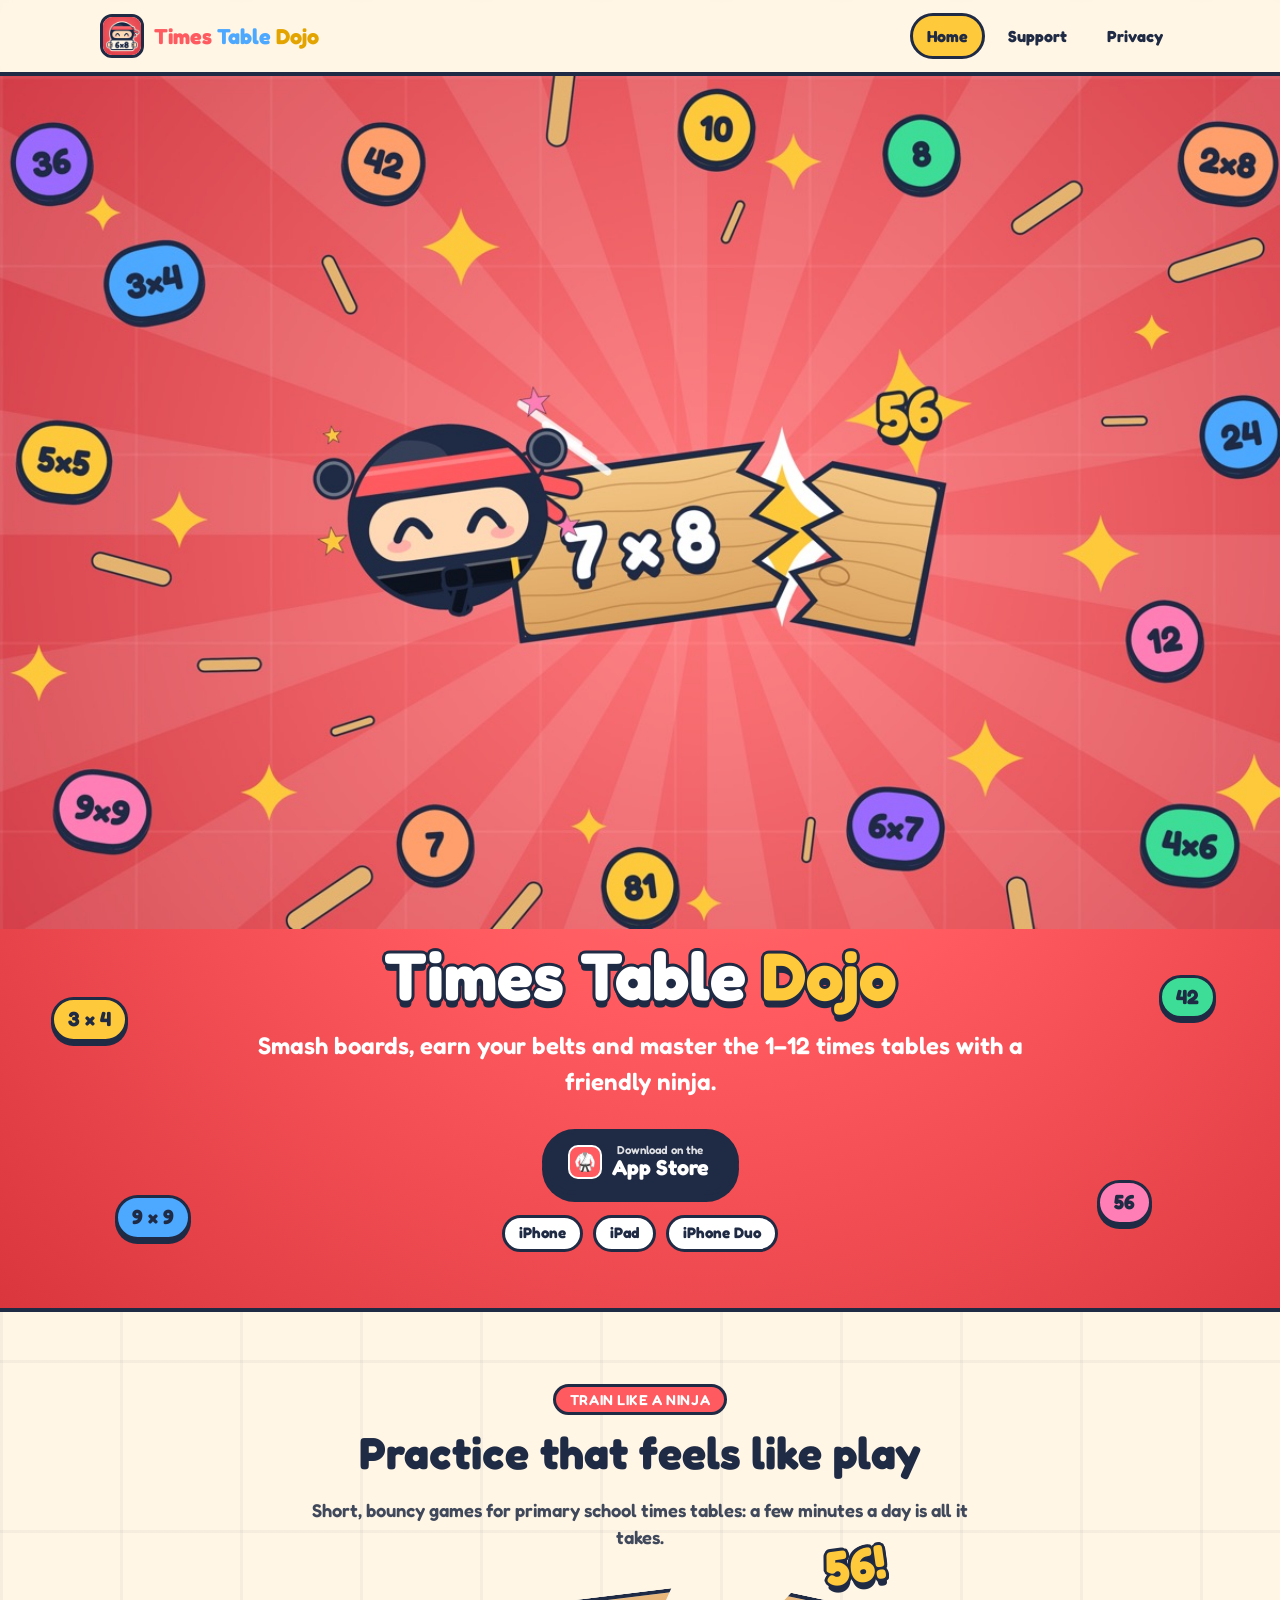
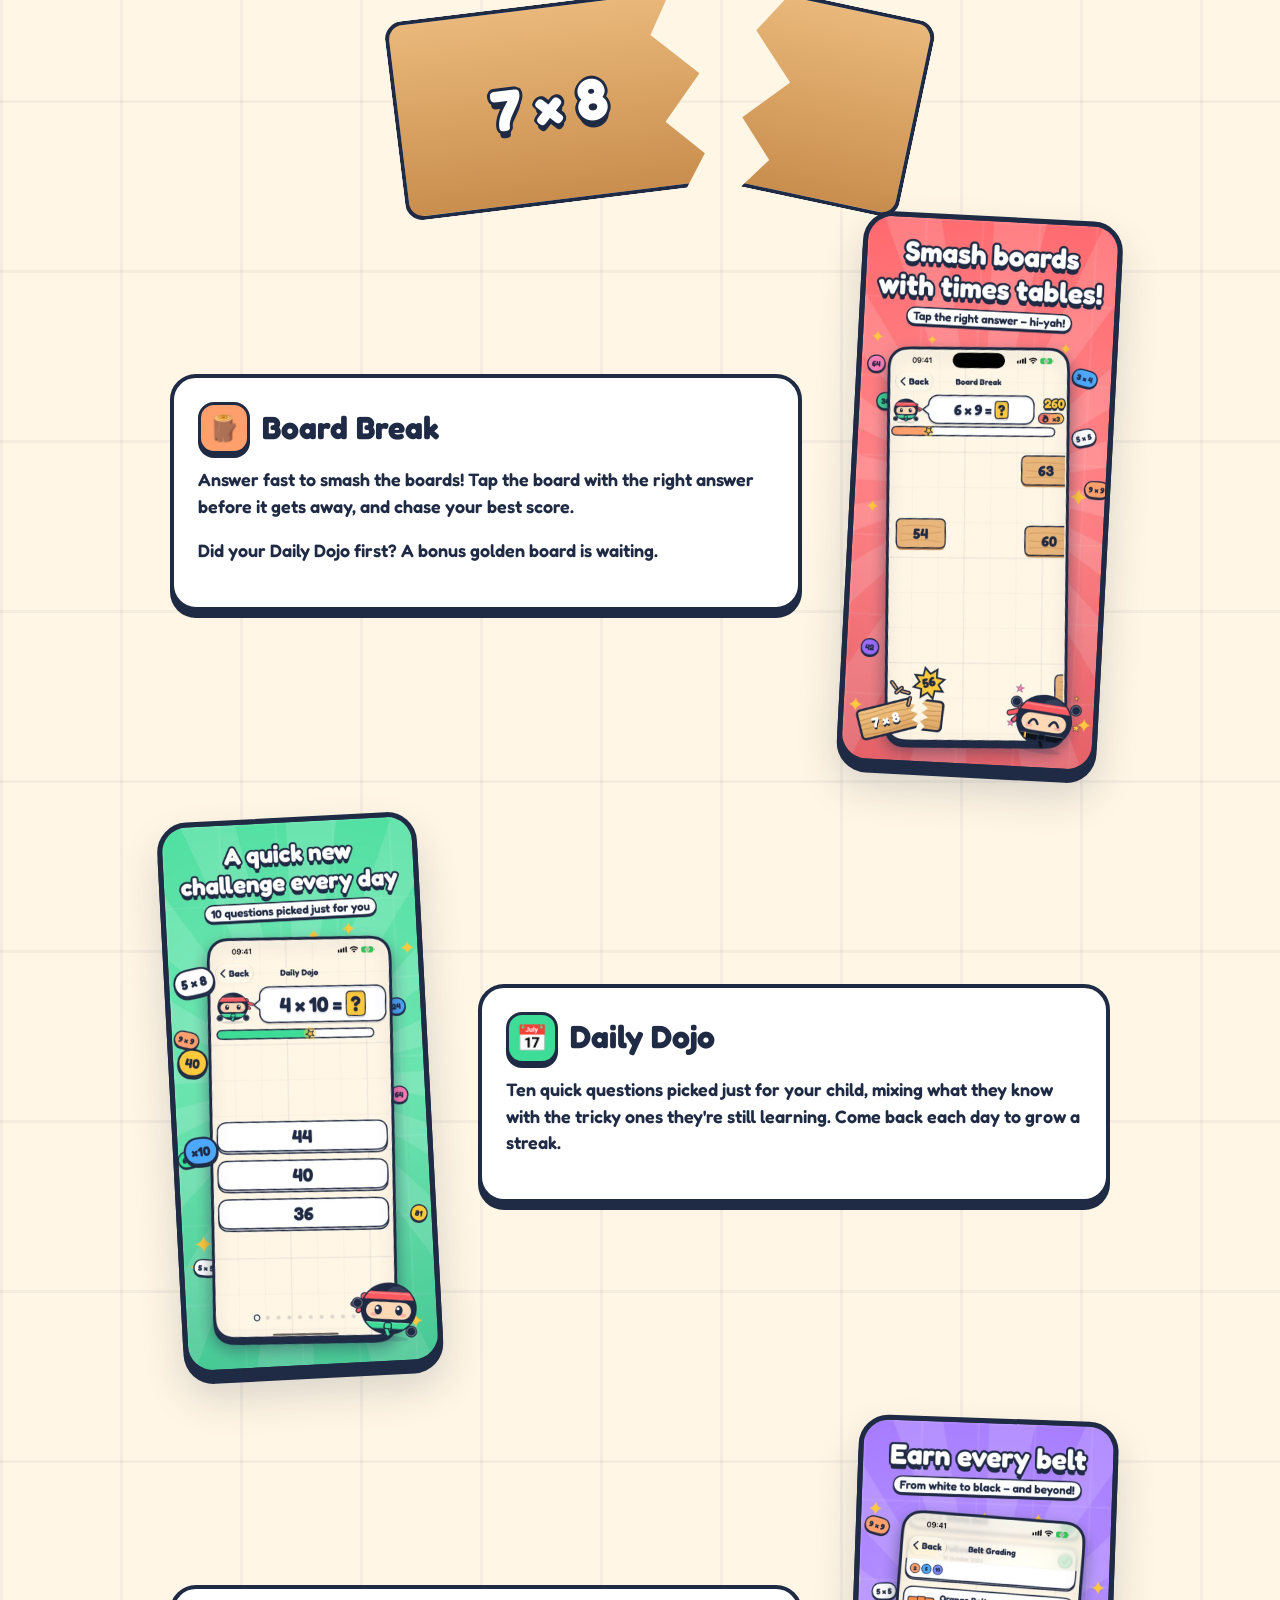
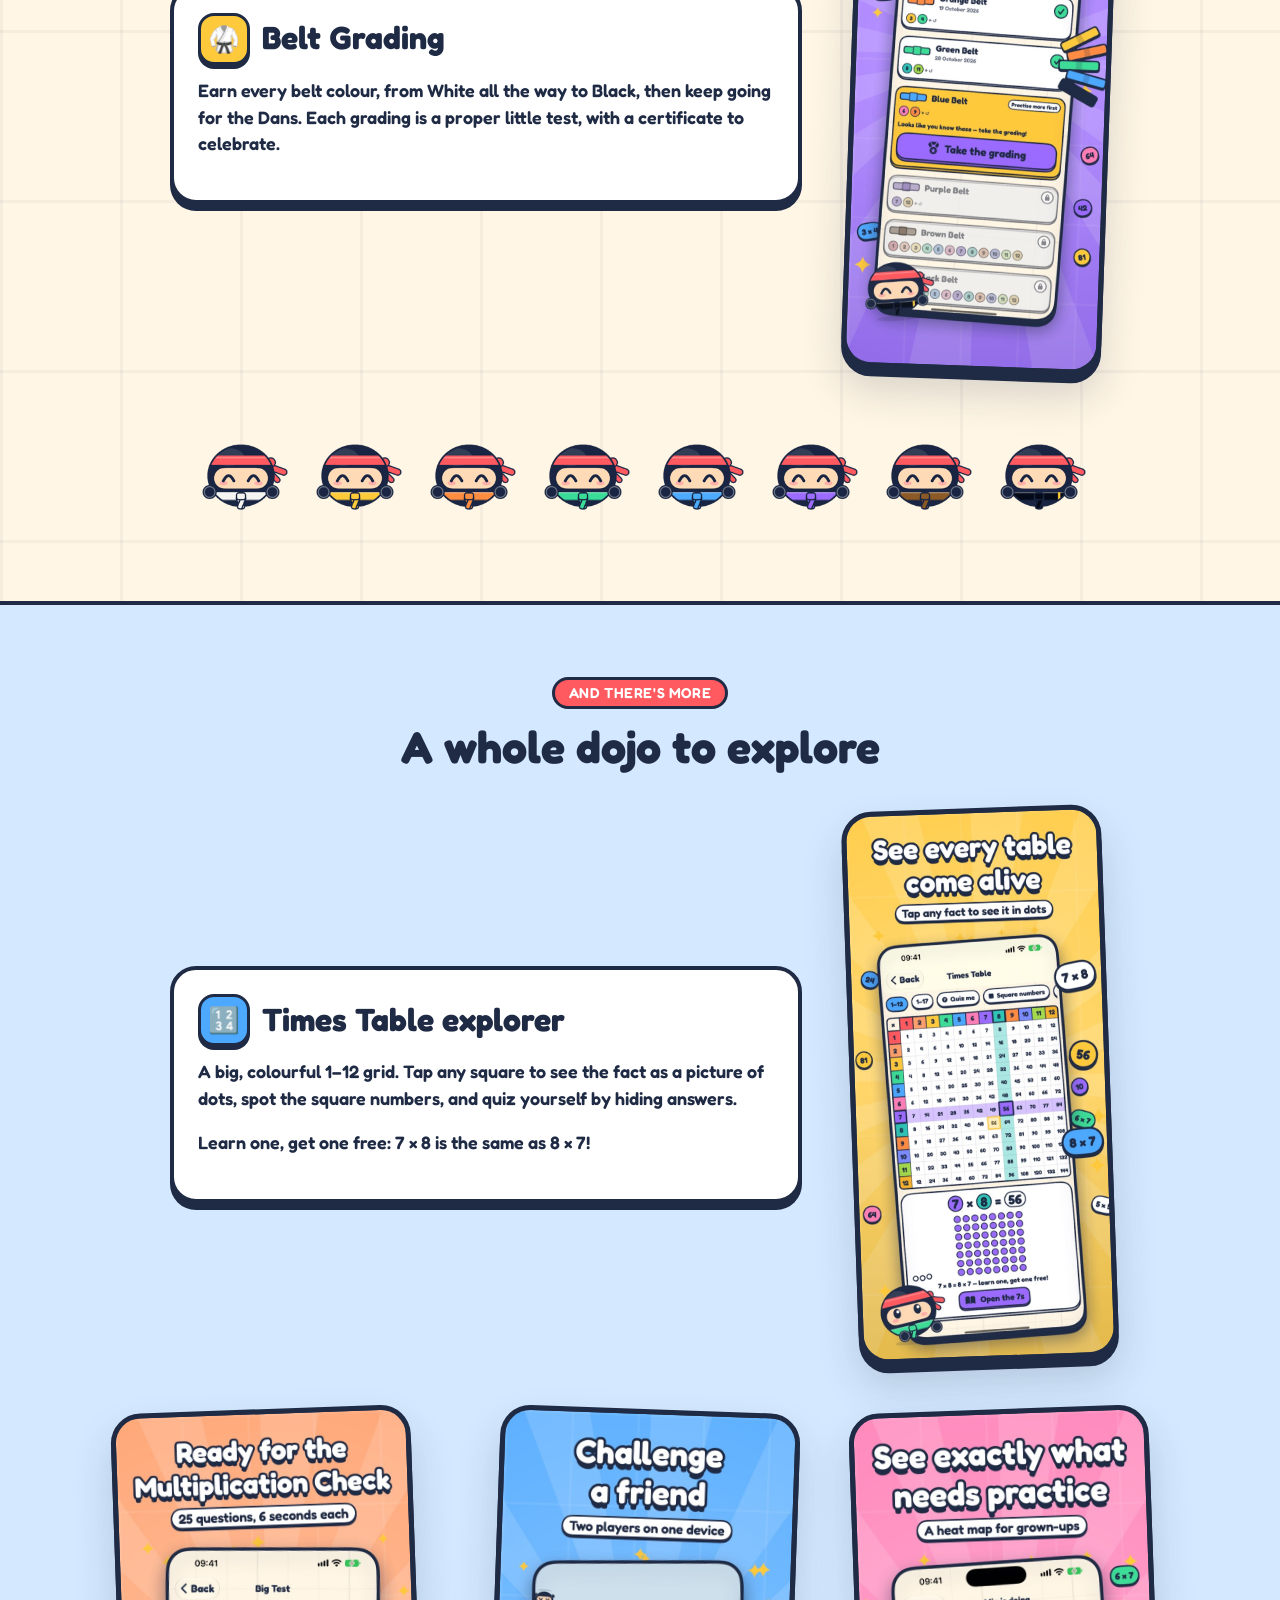
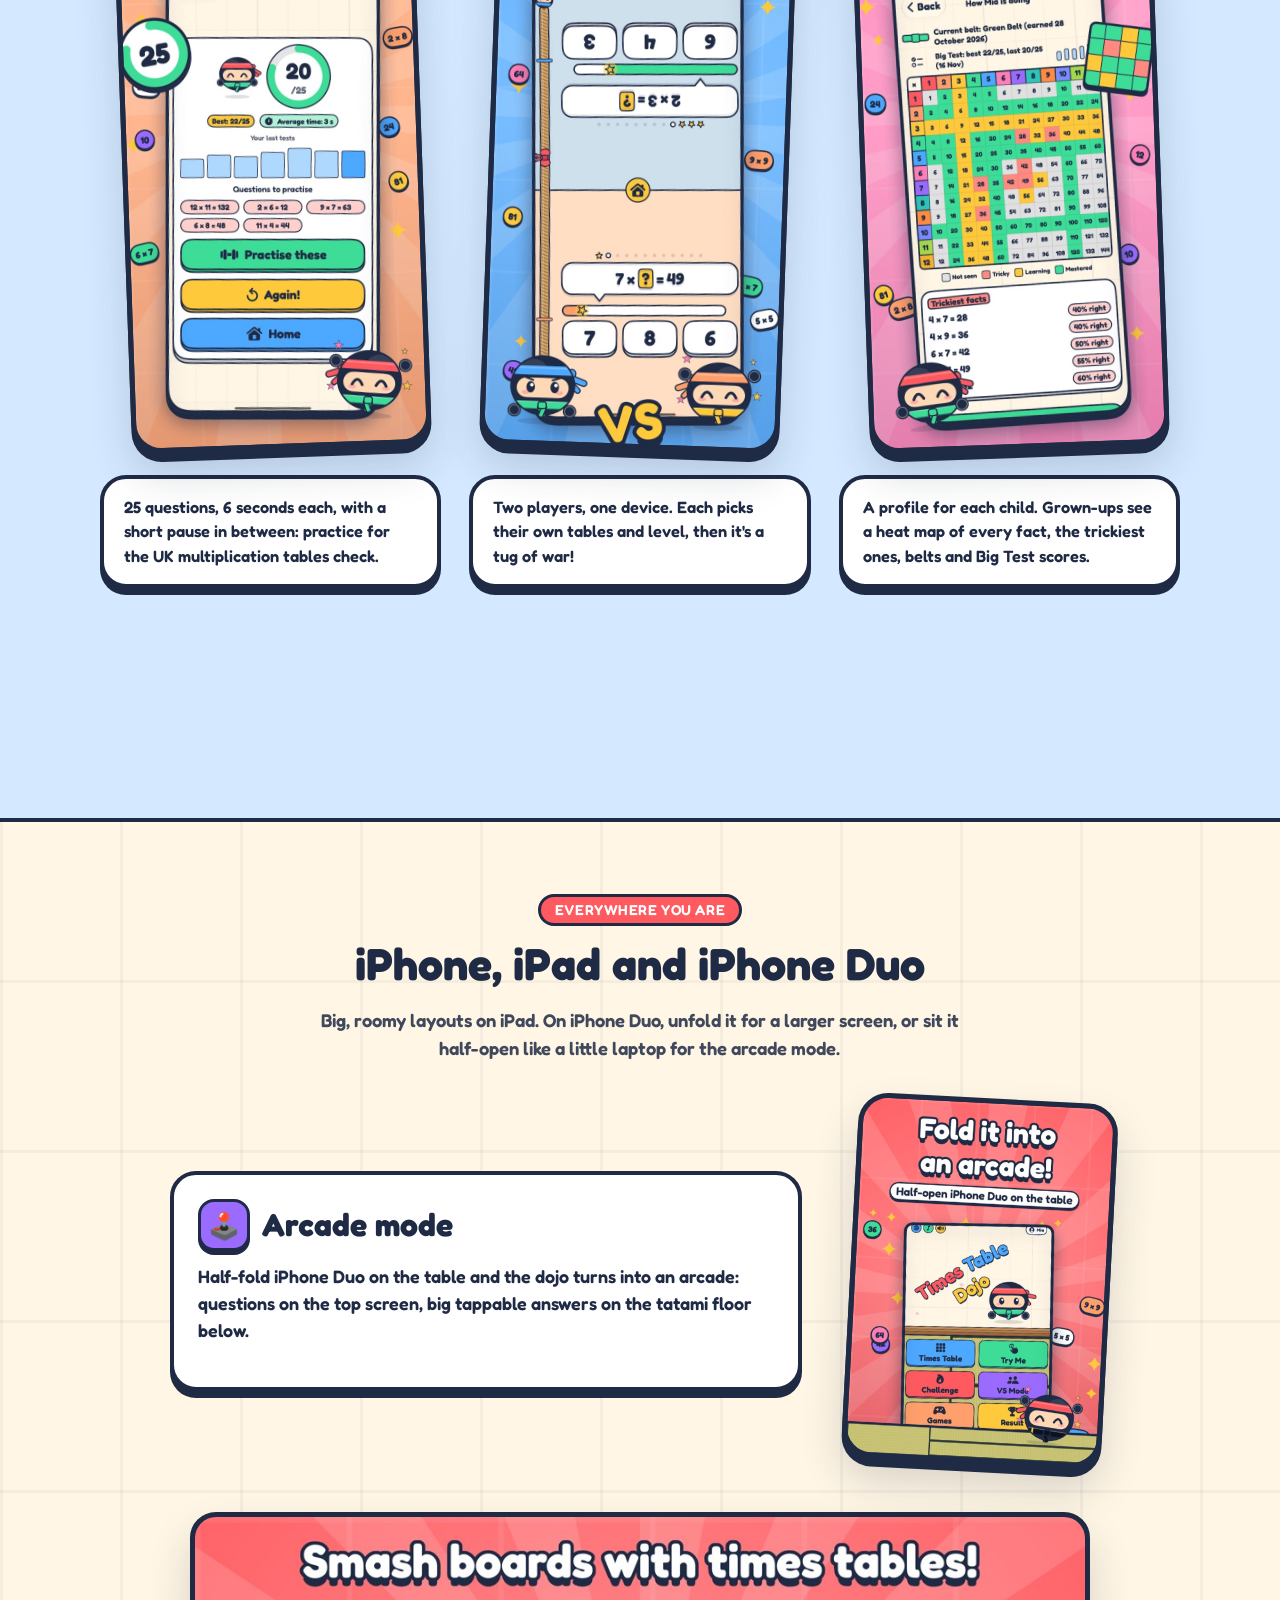
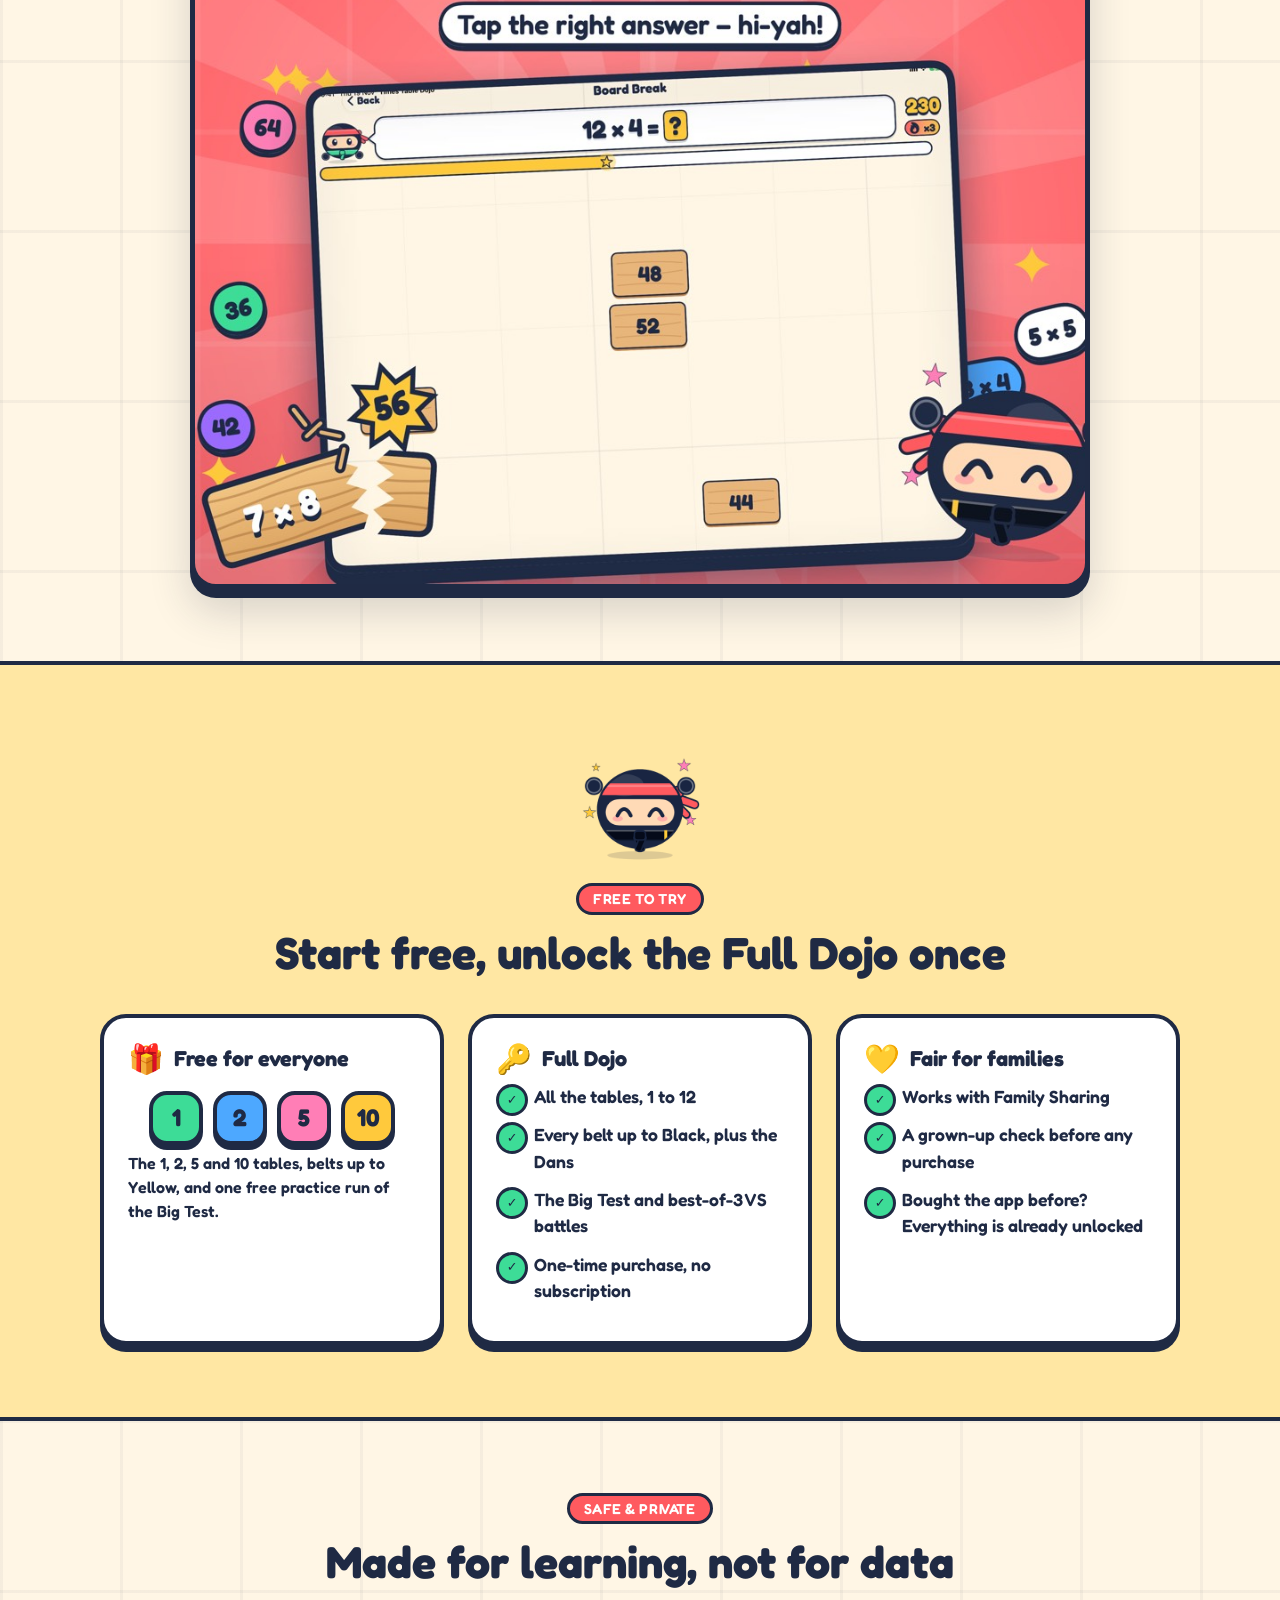
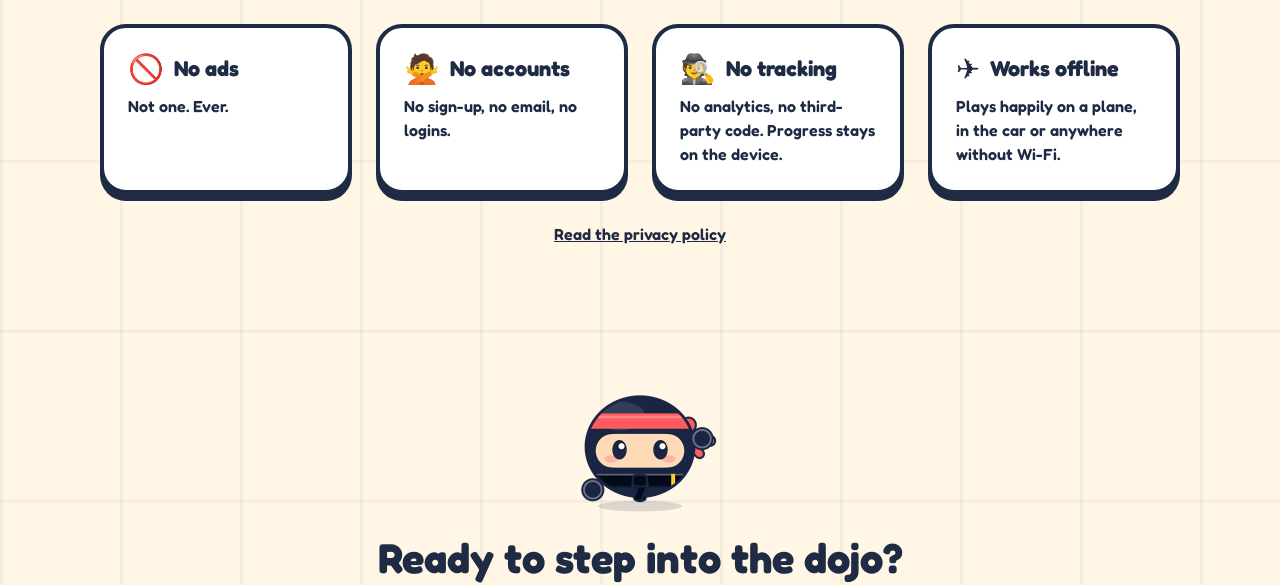
<file: docs/index.html>
<!doctype html>
<html lang="en">
<head>
  <meta charset="utf-8">
  <meta name="viewport" content="width=device-width, initial-scale=1">
  <title>Times Table Dojo – times tables practice, ninja style</title>
  <meta name="description" content="Times Table Dojo turns times tables practice into a ninja adventure: smash boards, earn belts and get ready for the multiplication tables check. No ads, no accounts, no tracking.">
  <meta name="theme-color" content="#FF5A5F">
  <link rel="icon" type="image/png" href="assets/img/favicon.png">
  <link rel="apple-touch-icon" href="assets/img/app-icon.png">
  <link rel="stylesheet" href="assets/css/style.css">
  <script src="assets/js/main.js" defer></script>
</head>
<body>
  <a class="skip-link" href="#main">Skip to content</a>

  <header class="site-header">
    <div class="wrap">
      <a class="brand" href="./" aria-label="Times Table Dojo home">
        <img src="assets/img/app-icon.png" alt="" width="44" height="44">
        <span class="brand-name"><span class="w1">Times</span> <span class="w2">Table</span> <span class="w3">Dojo</span></span>
      </a>
      <nav class="nav" aria-label="Main">
        <a href="./" aria-current="page">Home</a>
        <a href="support.html">Support</a>
        <a href="privacy.html">Privacy</a>
      </nav>
    </div>
  </header>

  <main id="main">
    <section class="hero" aria-labelledby="hero-title" style="padding:0">
      <div class="hero-art">
        <picture>
          <source media="(min-width: 800px)" srcset="assets/img/hero-wide.jpg">
          <img src="assets/img/hero-tall.jpg" width="1200" height="800"
               alt="The Times Table Dojo ninja karate-chops a wooden board marked 7 × 8, and the answer 56 bursts out among floating number chips.">
        </picture>
      </div>
      <div class="hero-text">
        <div class="chips" aria-hidden="true">
          <span class="chip" style="left:4%;top:18%;--r:-8deg">3 × 4</span>
          <span class="chip" style="right:5%;top:12%;--r:7deg;background:var(--mint)">42</span>
          <span class="chip hide-sm" style="left:9%;bottom:18%;--r:6deg;background:var(--sky)">9 × 9</span>
          <span class="chip hide-sm" style="right:10%;bottom:22%;--r:-6deg;background:var(--pink)">56</span>
        </div>
        <h1 id="hero-title" class="outlined"><span class="t1">Times Table</span> <span class="t2">Dojo</span></h1>
        <p class="tagline">Smash boards, earn your belts and master the 1–12 times tables with a friendly ninja.</p>
        <a class="btn btn-store" href="https://apps.apple.com/app/id6744302152" rel="noopener">
          <span class="store-glyph" aria-hidden="true">🥋</span>
          <span><small>Download on the</small><span>App Store</span></span>
        </a>
        <div class="hero-badges">
          <span class="pill">iPhone</span><span class="pill">iPad</span><span class="pill">iPhone Duo</span>
        </div>
      </div>
    </section>

    <section aria-labelledby="play-title">
      <div class="wrap">
        <div class="section-title reveal">
          <span class="kicker">Train like a ninja</span>
          <h2 id="play-title">Practice that feels like play</h2>
          <p>Short, bouncy games for primary school times tables: a few minutes a day is all it takes.</p>
        </div>

        <div class="board-break reveal" role="img" aria-label="A wooden board marked 7 × 8 snaps in two and 56 pops out." tabindex="0">
          <div class="board-half left"><span class="outlined">7 × 8</span></div>
          <div class="board-half right"><span class="outlined">7 × 8</span></div>
          <div class="board-burst outlined">56!</div>
        </div>

        <article class="feature reveal">
          <div class="feature-text card">
            <h3><span class="icon" style="background:var(--peach)" aria-hidden="true">🪵</span>Board Break</h3>
            <p>Answer fast to smash the boards! Tap the board with the right answer before it gets away, and chase your best score.</p>
            <p>Did your Daily Dojo first? A bonus golden board is waiting.</p>
          </div>
          <div class="slide" style="--tilt:3deg"><img src="assets/img/slides/boardbreak.jpg" width="640" height="1391" alt="App Store slide “Smash boards with times tables!”: Board Break in the app, the question 6 × 9 above wooden boards showing 63, 54 and 60." loading="lazy"></div>
        </article>

        <article class="feature reveal">
          <div class="feature-text card">
            <h3><span class="icon" style="background:var(--mint)" aria-hidden="true">📅</span>Daily Dojo</h3>
            <p>Ten quick questions picked just for your child, mixing what they know with the tricky ones they're still learning. Come back each day to grow a streak.</p>
          </div>
          <div class="slide" style="--tilt:-3deg"><img src="assets/img/slides/dojo.jpg" width="640" height="1391" alt="App Store slide “A quick new challenge every day”: Daily Dojo asking 4 × 10 with the answers 44, 40 and 36." loading="lazy"></div>
        </article>

        <article class="feature reveal">
          <div class="feature-text card">
            <h3><span class="icon" style="background:var(--yellow)" aria-hidden="true">🥋</span>Belt Grading</h3>
            <p>Earn every belt colour, from White all the way to Black, then keep going for the Dans. Each grading is a proper little test, with a certificate to celebrate.</p>
          </div>
          <div class="slide" style="--tilt:2deg"><img src="assets/img/slides/belts.jpg" width="640" height="1391" alt="App Store slide “Earn every belt”: Belt Grading with the orange and green belts earned and the blue belt grading ready." loading="lazy"></div>
        </article>

        <div class="belts reveal" aria-label="The ninja wearing each belt, from white to black">
          <img src="assets/img/mascot/belt-white.png" alt="White belt ninja" width="180" height="180" loading="lazy">
          <img src="assets/img/mascot/belt-yellow.png" alt="Yellow belt ninja" width="180" height="180" loading="lazy">
          <img src="assets/img/mascot/belt-orange.png" alt="Orange belt ninja" width="180" height="180" loading="lazy">
          <img src="assets/img/mascot/belt-green.png" alt="Green belt ninja" width="180" height="180" loading="lazy">
          <img src="assets/img/mascot/belt-blue.png" alt="Blue belt ninja" width="180" height="180" loading="lazy">
          <img src="assets/img/mascot/belt-purple.png" alt="Purple belt ninja" width="180" height="180" loading="lazy">
          <img src="assets/img/mascot/belt-brown.png" alt="Brown belt ninja" width="180" height="180" loading="lazy">
          <img src="assets/img/mascot/belt-black.png" alt="Black belt ninja" width="180" height="180" loading="lazy">
        </div>
      </div>
    </section>

    <section class="band-sky" aria-labelledby="more-title">
      <div class="wrap">
        <div class="section-title reveal">
          <span class="kicker">And there's more</span>
          <h2 id="more-title">A whole dojo to explore</h2>
        </div>

        <article class="feature reveal">
          <div class="feature-text card">
            <h3><span class="icon" style="background:var(--sky)" aria-hidden="true">🔢</span>Times Table explorer</h3>
            <p>A big, colourful 1–12 grid. Tap any square to see the fact as a picture of dots, spot the square numbers, and quiz yourself by hiding answers.</p>
            <p>Learn one, get one free: 7 × 8 is the same as 8 × 7!</p>
          </div>
          <div class="slide" style="--tilt:-2deg"><img src="assets/img/slides/table.jpg" width="640" height="1391" alt="App Store slide “See every table come alive”: the 1–12 times table grid with 7 × 8 = 56 shown as a block of dots." loading="lazy"></div>
        </article>

        <div class="slide-row">
          <figure class="reveal">
            <div class="slide" style="--tilt:-2deg"><img src="assets/img/slides/bigtest.jpg" width="640" height="1391" alt="App Store slide “Ready for the Multiplication Check”: Big Test results, 20 out of 25, with the questions to practise." loading="lazy"></div>
            <figcaption class="card">25 questions, 6 seconds each, with a short pause in between: practice for the UK multiplication tables check.</figcaption>
          </figure>
          <figure class="reveal">
            <div class="slide" style="--tilt:2deg"><img src="assets/img/slides/vs.jpg" width="640" height="1391" alt="App Store slide “Challenge a friend”: VS Mode, two players facing each other on one phone with a tug-of-war rope." loading="lazy"></div>
            <figcaption class="card">Two players, one device. Each picks their own tables and level, then it's a tug of war!</figcaption>
          </figure>
          <figure class="reveal">
            <div class="slide" style="--tilt:-2deg"><img src="assets/img/slides/parent.jpg" width="640" height="1391" alt="App Store slide “See exactly what needs practice”: the grown-ups view with a heat map of every fact and the trickiest facts." loading="lazy"></div>
            <figcaption class="card">A profile for each child. Grown-ups see a heat map of every fact, the trickiest ones, belts and Big Test scores.</figcaption>
          </figure>
        </div>

        <div class="grid" style="margin-top:36px">
          <div class="card tilt-r reveal">
            <h3><span class="emoji" aria-hidden="true">🌍</span>9 languages</h3>
            <p>English, French, German, Spanish, Italian, Portuguese, Simplified Chinese, Japanese and Korean.</p>
          </div>
        </div>
      </div>
    </section>

    <section aria-labelledby="devices-title">
      <div class="wrap">
        <div class="section-title reveal">
          <span class="kicker">Everywhere you are</span>
          <h2 id="devices-title">iPhone, iPad and iPhone Duo</h2>
          <p>Big, roomy layouts on iPad. On iPhone Duo, unfold it for a larger screen, or sit it half-open like a little laptop for the arcade mode.</p>
        </div>
        <article class="feature reveal">
          <div class="feature-text card">
            <h3><span class="icon" style="background:var(--grape)" aria-hidden="true">🕹️</span>Arcade mode</h3>
            <p>Half-fold iPhone Duo on the table and the dojo turns into an arcade: questions on the top screen, big tappable answers on the tatami floor below.</p>
          </div>
          <div class="slide" style="--tilt:3deg;max-width:340px"><img src="assets/img/slides/duo-arcade.jpg" width="760" height="1080" alt="App Store slide “Fold it into an arcade!”: the iPhone Duo arcade home, the dojo sign on the wall above big tatami buttons." loading="lazy"></div>
        </article>
        <div class="slide slide-wide reveal" style="--tilt:-1deg"><img src="assets/img/slides/ipad-boardbreak.jpg" width="1000" height="750" alt="App Store slide “Smash boards with times tables!” on iPad: Board Break in landscape, wooden boards flying across the screen." loading="lazy"></div>
      </div>
    </section>

    <section class="band-yellow" id="price" aria-labelledby="price-title">
      <div class="wrap">
        <div class="section-title reveal">
          <img class="mascot-bob" src="assets/img/mascot/ninja-cheer.png" alt="" width="140" height="140" style="width:140px;margin:0 auto 6px">
          <span class="kicker">Free to try</span>
          <h2 id="price-title">Start free, unlock the Full Dojo once</h2>
        </div>
        <div class="grid">
          <div class="card reveal">
            <h3><span class="emoji" aria-hidden="true">🎁</span>Free for everyone</h3>
            <div class="free-tables" aria-label="Free tables: 1, 2, 5 and 10">
              <span class="t" style="background:var(--mint)">1</span><span class="t" style="background:var(--sky)">2</span><span class="t" style="background:var(--pink)">5</span><span class="t" style="background:var(--yellow)">10</span>
            </div>
            <p>The 1, 2, 5 and 10 tables, belts up to Yellow, and one free practice run of the Big Test.</p>
          </div>
          <div class="card reveal">
            <h3><span class="emoji" aria-hidden="true">🔑</span>Full Dojo</h3>
            <ul class="ticks">
              <li>All the tables, 1 to 12</li>
              <li>Every belt up to Black, plus the Dans</li>
              <li>The Big Test and best-of-3 VS battles</li>
              <li>One-time purchase, no subscription</li>
            </ul>
          </div>
          <div class="card reveal">
            <h3><span class="emoji" aria-hidden="true">💛</span>Fair for families</h3>
            <ul class="ticks">
              <li>Works with Family Sharing</li>
              <li>A grown-up check before any purchase</li>
              <li>Bought the app before? Everything is already unlocked</li>
            </ul>
          </div>
        </div>
      </div>
    </section>

    <section id="safe" aria-labelledby="safe-title">
      <div class="wrap">
        <div class="section-title reveal">
          <span class="kicker">Safe &amp; private</span>
          <h2 id="safe-title">Made for learning, not for data</h2>
        </div>
        <div class="grid">
          <div class="card tilt-l reveal"><h3><span class="emoji" aria-hidden="true">🚫</span>No ads</h3><p>Not one. Ever.</p></div>
          <div class="card tilt-r reveal"><h3><span class="emoji" aria-hidden="true">🙅</span>No accounts</h3><p>No sign-up, no email, no logins.</p></div>
          <div class="card tilt-l reveal"><h3><span class="emoji" aria-hidden="true">🕵️</span>No tracking</h3><p>No analytics, no third-party code. Progress stays on the device.</p></div>
          <div class="card tilt-r reveal"><h3><span class="emoji" aria-hidden="true">✈️</span>Works offline</h3><p>Plays happily on a plane, in the car or anywhere without Wi-Fi.</p></div>
        </div>
        <p style="text-align:center;margin-top:28px"><a href="privacy.html">Read the privacy policy</a></p>
      </div>
    </section>

    <section aria-labelledby="cta-title" style="padding-top:20px">
      <div class="wrap" style="text-align:center">
        <img class="mascot-bob" src="assets/img/mascot/ninja-wave.png" alt="" width="180" height="180" style="width:180px;margin:0 auto">
        <h2 id="cta-title" style="font-size:clamp(1.8rem,4vw,2.6rem)">Ready to step into the dojo?</h2>
        <a class="btn btn-store" href="https://apps.apple.com/app/id6744302152" rel="noopener">
          <span class="store-glyph" aria-hidden="true">🥋</span>
          <span><small>Download on the</small><span>App Store</span></span>
        </a>
      </div>
    </section>
  </main>

  <footer class="site-footer">
    <div class="wrap">
      <nav aria-label="Footer">
        <a href="./">Home</a><a href="support.html">Support</a><a href="privacy.html">Privacy</a>
      </nav>
      <div>
        <small>© <span data-year>2026</span> AndroidOven. Made with care for ninjas everywhere.</small>
        <small>App Store is a service mark of Apple Inc.</small>
      </div>
    </div>
  </footer>
</body>
</html>
</file>
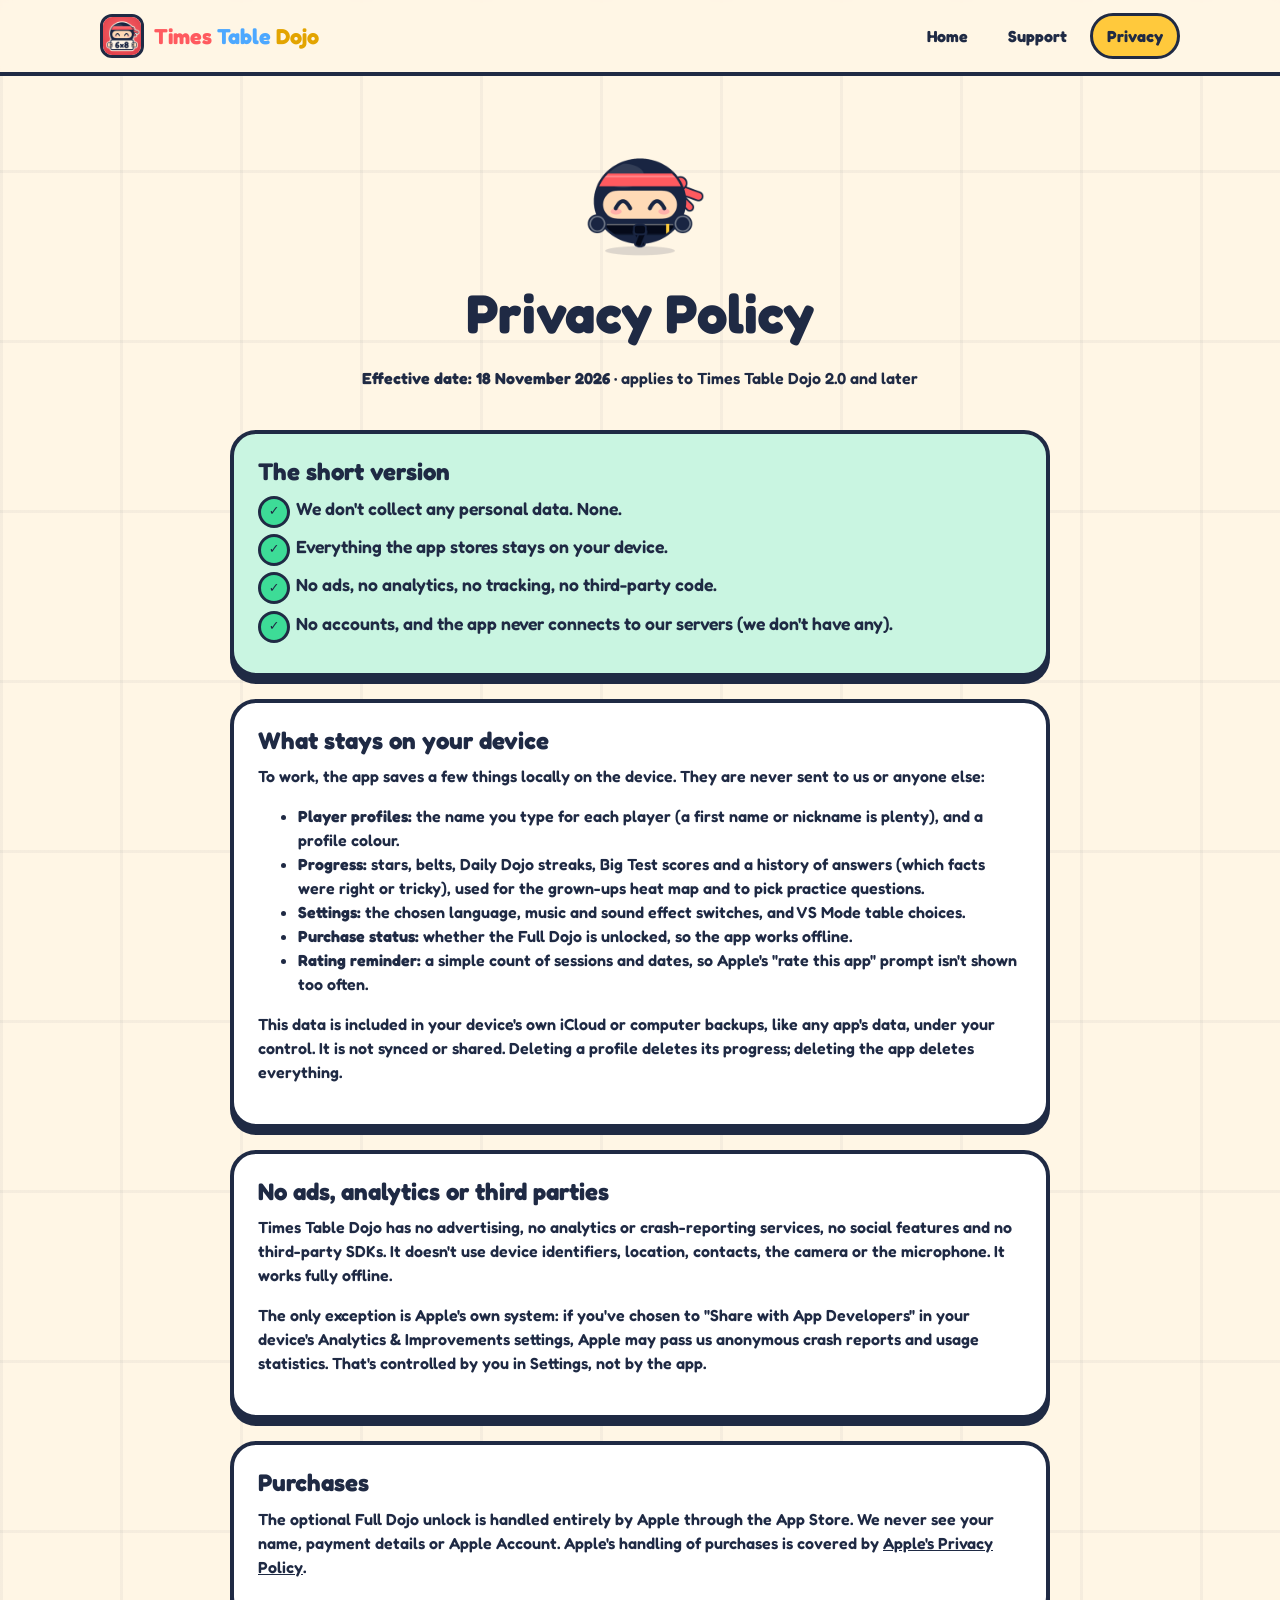
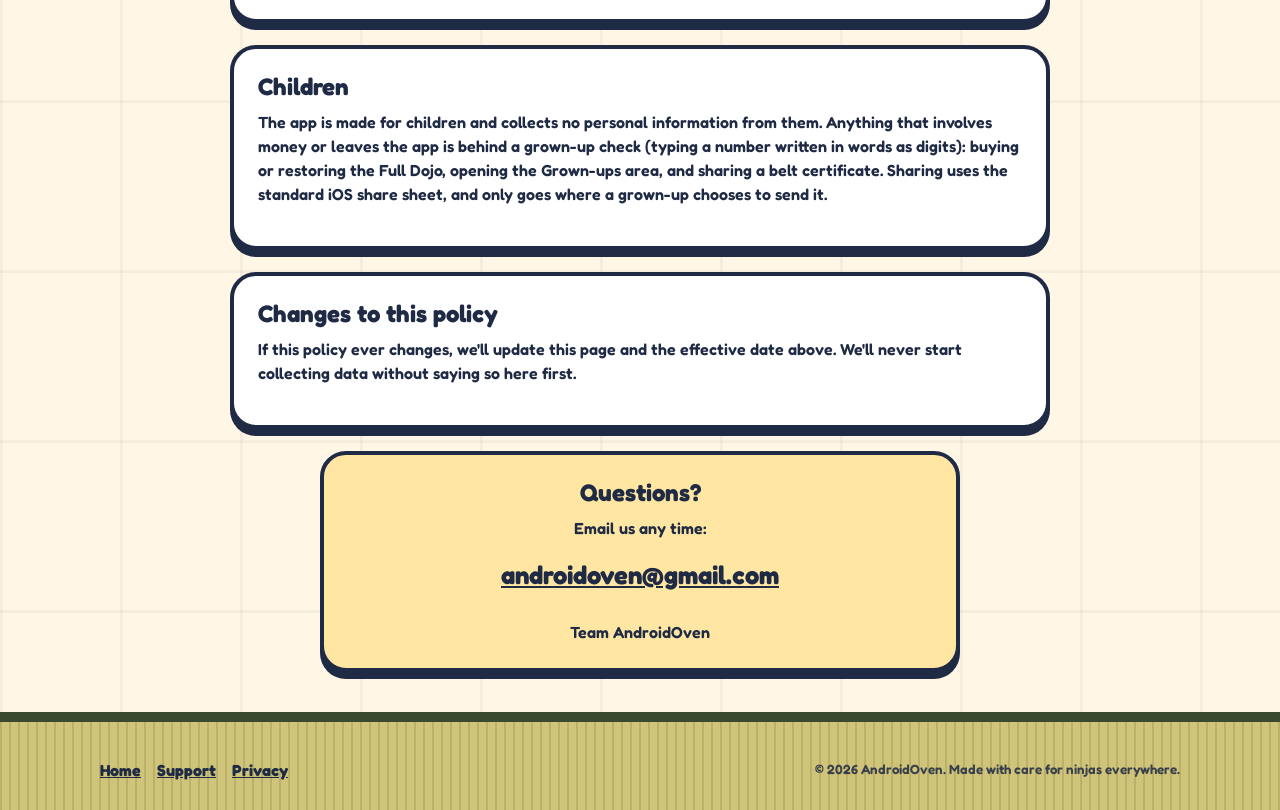
<file: docs/privacy.html>
<!doctype html>
<html lang="en">
<head>
  <meta charset="utf-8">
  <meta name="viewport" content="width=device-width, initial-scale=1">
  <title>Privacy Policy – Times Table Dojo</title>
  <meta name="description" content="Times Table Dojo collects no personal data. Everything stays on your device. No ads, no analytics, no third parties.">
  <meta name="theme-color" content="#FF5A5F">
  <link rel="icon" type="image/png" href="assets/img/favicon.png">
  <link rel="apple-touch-icon" href="assets/img/app-icon.png">
  <link rel="stylesheet" href="assets/css/style.css">
  <script src="assets/js/main.js" defer></script>
</head>
<body>
  <a class="skip-link" href="#main">Skip to content</a>

  <header class="site-header">
    <div class="wrap">
      <a class="brand" href="./" aria-label="Times Table Dojo home">
        <img src="assets/img/app-icon.png" alt="" width="44" height="44">
        <span class="brand-name"><span class="w1">Times</span> <span class="w2">Table</span> <span class="w3">Dojo</span></span>
      </a>
      <nav class="nav" aria-label="Main">
        <a href="./">Home</a>
        <a href="support.html">Support</a>
        <a href="privacy.html" aria-current="page">Privacy</a>
      </nav>
    </div>
  </header>

  <main id="main">
    <div class="wrap">
      <div class="page-hero">
        <img class="mascot-bob" src="assets/img/mascot/ninja-happy.png" alt="" width="150" height="150">
        <h1>Privacy Policy</h1>
        <p><strong>Effective date: 18 November 2026</strong> · applies to Times Table Dojo 2.0 and later</p>
      </div>

      <div class="prose">
        <div class="card" style="background:#C9F5E1">
          <h2>The short version</h2>
          <ul class="ticks">
            <li>We don't collect any personal data. None.</li>
            <li>Everything the app stores stays on your device.</li>
            <li>No ads, no analytics, no tracking, no third-party code.</li>
            <li>No accounts, and the app never connects to our servers (we don't have any).</li>
          </ul>
        </div>

        <div class="card">
          <h2>What stays on your device</h2>
          <p>To work, the app saves a few things locally on the device. They are never sent to us or anyone else:</p>
          <ul>
            <li><strong>Player profiles:</strong> the name you type for each player (a first name or nickname is plenty), and a profile colour.</li>
            <li><strong>Progress:</strong> stars, belts, Daily Dojo streaks, Big Test scores and a history of answers (which facts were right or tricky), used for the grown-ups heat map and to pick practice questions.</li>
            <li><strong>Settings:</strong> the chosen language, music and sound effect switches, and VS Mode table choices.</li>
            <li><strong>Purchase status:</strong> whether the Full Dojo is unlocked, so the app works offline.</li>
            <li><strong>Rating reminder:</strong> a simple count of sessions and dates, so Apple's "rate this app" prompt isn't shown too often.</li>
          </ul>
          <p>This data is included in your device's own iCloud or computer backups, like any app's data, under your control. It is not synced or shared. Deleting a profile deletes its progress; deleting the app deletes everything.</p>
        </div>

        <div class="card">
          <h2>No ads, analytics or third parties</h2>
          <p>Times Table Dojo has no advertising, no analytics or crash-reporting services, no social features and no third-party SDKs. It doesn't use device identifiers, location, contacts, the camera or the microphone. It works fully offline.</p>
          <p>The only exception is Apple's own system: if you've chosen to "Share with App Developers" in your device's Analytics &amp; Improvements settings, Apple may pass us anonymous crash reports and usage statistics. That's controlled by you in Settings, not by the app.</p>
        </div>

        <div class="card">
          <h2>Purchases</h2>
          <p>The optional Full Dojo unlock is handled entirely by Apple through the App Store. We never see your name, payment details or Apple Account. Apple's handling of purchases is covered by <a href="https://www.apple.com/legal/privacy/" rel="noopener">Apple's Privacy Policy</a>.</p>
        </div>

        <div class="card">
          <h2>Children</h2>
          <p>The app is made for children and collects no personal information from them. Anything that involves money or leaves the app is behind a grown-up check (typing a number written in words as digits): buying or restoring the Full Dojo, opening the Grown-ups area, and sharing a belt certificate. Sharing uses the standard iOS share sheet, and only goes where a grown-up chooses to send it.</p>
        </div>

        <div class="card">
          <h2>Changes to this policy</h2>
          <p>If this policy ever changes, we'll update this page and the effective date above. We'll never start collecting data without saying so here first.</p>
        </div>

        <div class="card contact-card" style="margin-top:0">
          <h2>Questions?</h2>
          <p>Email us any time:</p>
          <p class="email"><a href="mailto:androidoven@gmail.com">androidoven@gmail.com</a></p>
          <p style="margin:0">Team AndroidOven</p>
        </div>
      </div>
    </div>
  </main>

  <footer class="site-footer">
    <div class="wrap">
      <nav aria-label="Footer">
        <a href="./">Home</a><a href="support.html">Support</a><a href="privacy.html">Privacy</a>
      </nav>
      <div>
        <small>© <span data-year>2026</span> AndroidOven. Made with care for ninjas everywhere.</small>
      </div>
    </div>
  </footer>
</body>
</html>
</file>
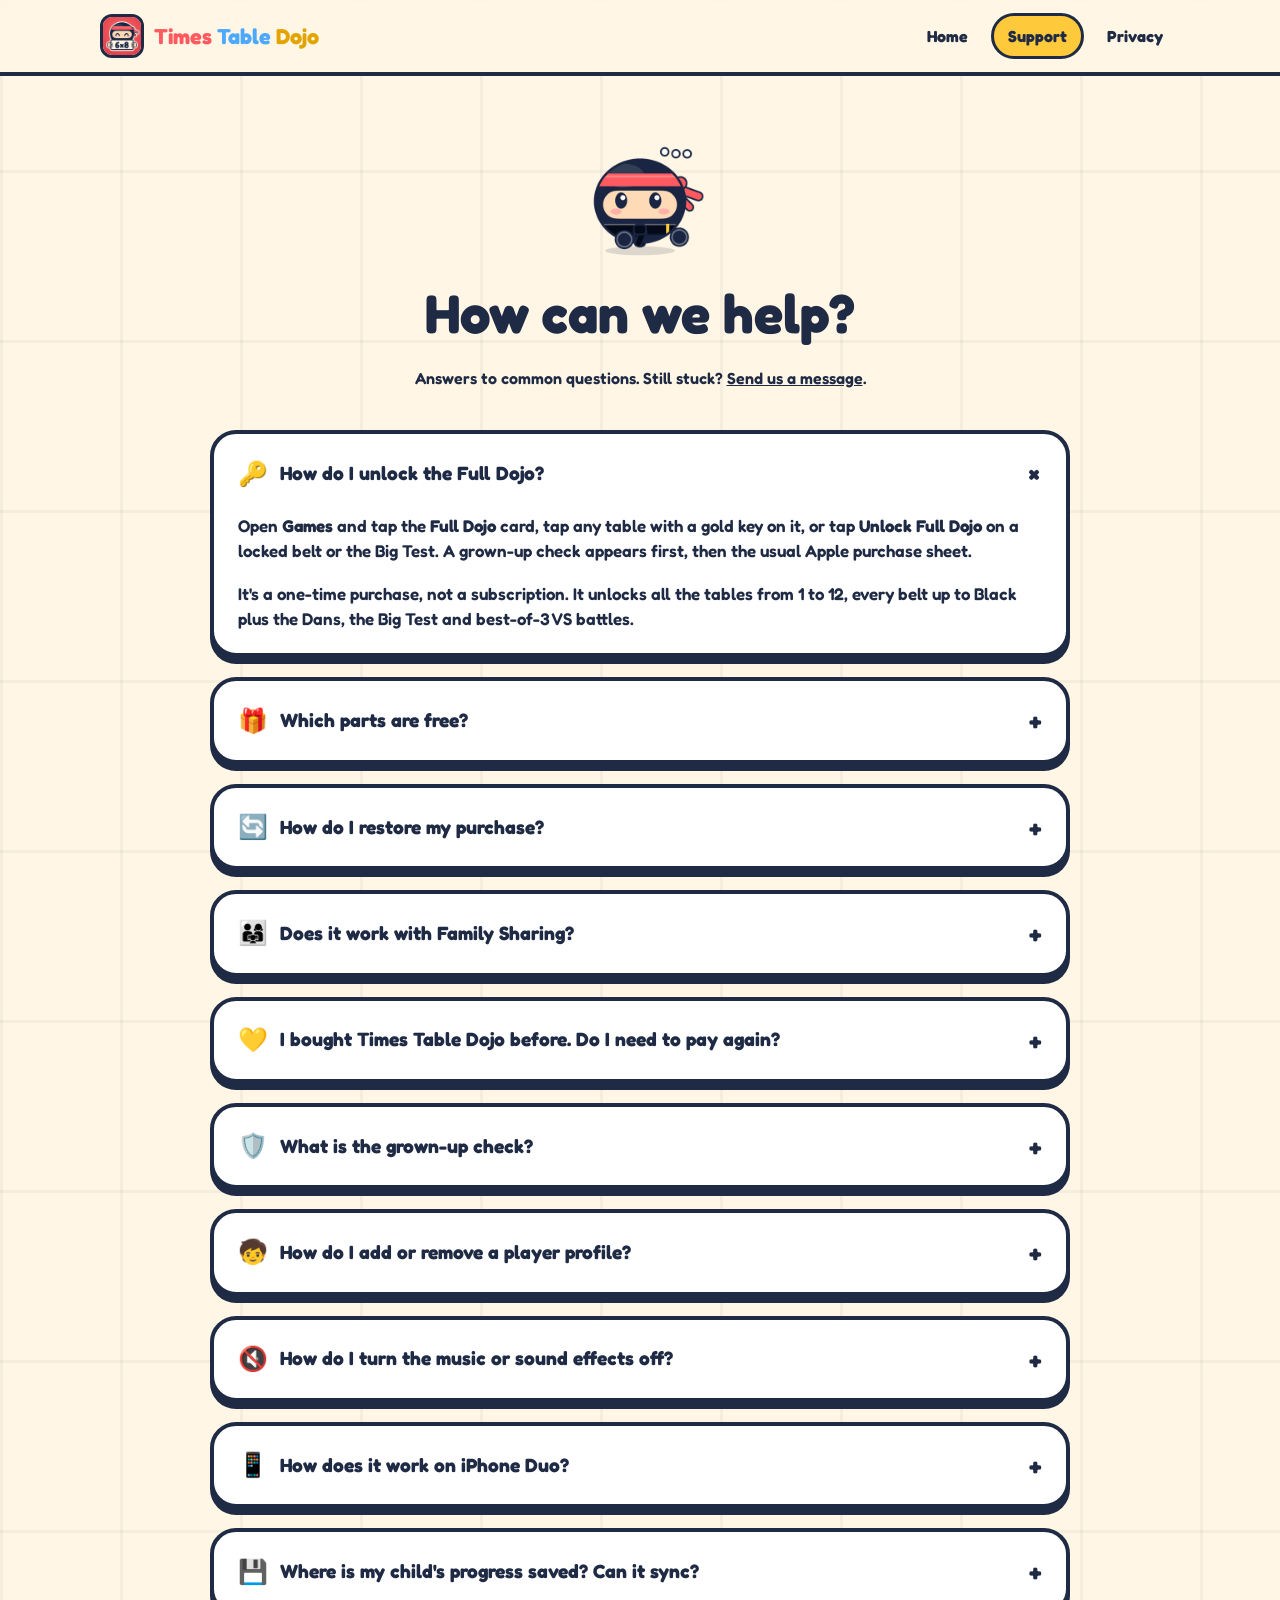
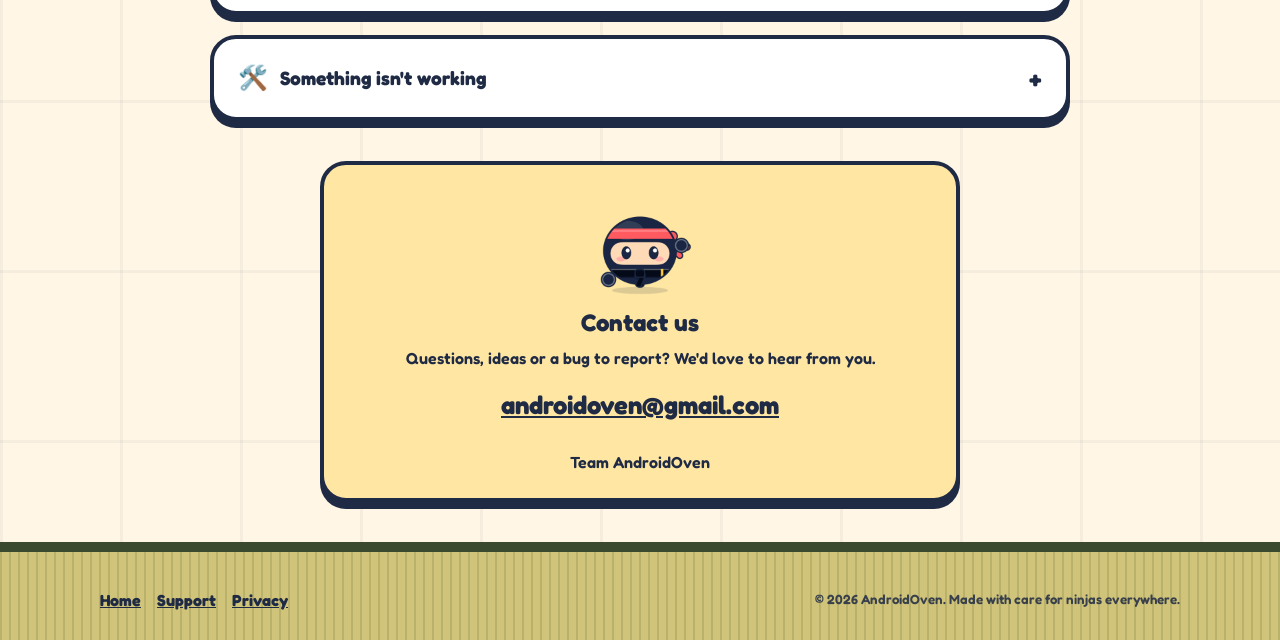
<file: docs/support.html>
<!doctype html>
<html lang="en">
<head>
  <meta charset="utf-8">
  <meta name="viewport" content="width=device-width, initial-scale=1">
  <title>Support – Times Table Dojo</title>
  <meta name="description" content="Help with Times Table Dojo: unlocking the Full Dojo, restoring purchases, Family Sharing, profiles, sound, iPhone Duo and how to contact us.">
  <meta name="theme-color" content="#FF5A5F">
  <link rel="icon" type="image/png" href="assets/img/favicon.png">
  <link rel="apple-touch-icon" href="assets/img/app-icon.png">
  <link rel="stylesheet" href="assets/css/style.css">
  <script src="assets/js/main.js" defer></script>
</head>
<body>
  <a class="skip-link" href="#main">Skip to content</a>

  <header class="site-header">
    <div class="wrap">
      <a class="brand" href="./" aria-label="Times Table Dojo home">
        <img src="assets/img/app-icon.png" alt="" width="44" height="44">
        <span class="brand-name"><span class="w1">Times</span> <span class="w2">Table</span> <span class="w3">Dojo</span></span>
      </a>
      <nav class="nav" aria-label="Main">
        <a href="./">Home</a>
        <a href="support.html" aria-current="page">Support</a>
        <a href="privacy.html">Privacy</a>
      </nav>
    </div>
  </header>

  <main id="main">
    <div class="wrap">
      <div class="page-hero">
        <img class="mascot-bob" src="assets/img/mascot/ninja-thinking.png" alt="" width="150" height="150">
        <h1>How can we help?</h1>
        <p>Answers to common questions. Still stuck? <a href="#contact">Send us a message</a>.</p>
      </div>

      <div class="faq">
        <details class="card" open>
          <summary><span class="emoji" aria-hidden="true">🔑</span>How do I unlock the Full Dojo?</summary>
          <div class="answer">
            <p>Open <strong>Games</strong> and tap the <strong>Full Dojo</strong> card, tap any table with a gold key on it, or tap <strong>Unlock Full Dojo</strong> on a locked belt or the Big Test. A grown-up check appears first, then the usual Apple purchase sheet.</p>
            <p>It's a one-time purchase, not a subscription. It unlocks all the tables from 1 to 12, every belt up to Black plus the Dans, the Big Test and best-of-3 VS battles.</p>
          </div>
        </details>

        <details class="card">
          <summary><span class="emoji" aria-hidden="true">🎁</span>Which parts are free?</summary>
          <div class="answer">
            <p>Everyone can play the <strong>1, 2, 5 and 10</strong> tables, earn belts up to <strong>Yellow</strong>, and try <strong>one free practice run</strong> of the Big Test.</p>
          </div>
        </details>

        <details class="card">
          <summary><span class="emoji" aria-hidden="true">🔄</span>How do I restore my purchase?</summary>
          <div class="answer">
            <p>On a new device or after reinstalling, tap <strong>Restore Purchases</strong>. You'll find it on the Full Dojo screen and in the <strong>Grown-ups</strong> area (Games → Grown-ups). Make sure you're signed in with the same Apple Account you used to buy it.</p>
          </div>
        </details>

        <details class="card">
          <summary><span class="emoji" aria-hidden="true">👨‍👩‍👧</span>Does it work with Family Sharing?</summary>
          <div class="answer">
            <p>Yes. When Family Sharing is turned on for purchases, everyone in your family group gets the Full Dojo. On a family member's device, open the app and tap <strong>Restore Purchases</strong> if it doesn't unlock straight away.</p>
          </div>
        </details>

        <details class="card">
          <summary><span class="emoji" aria-hidden="true">💛</span>I bought Times Table Dojo before. Do I need to pay again?</summary>
          <div class="answer">
            <p>No. If you bought the app when it was a paid download, everything is already unlocked for you, with nothing to buy. If it doesn't show as unlocked, tap <strong>Restore Purchases</strong>.</p>
          </div>
        </details>

        <details class="card">
          <summary><span class="emoji" aria-hidden="true">🛡️</span>What is the grown-up check?</summary>
          <div class="answer">
            <p>Before buying, restoring, opening the Grown-ups area or sharing a belt certificate, the app shows a number written in words and asks for it in digits. After three wrong tries it waits 30 seconds before letting anyone try again.</p>
          </div>
        </details>

        <details class="card">
          <summary><span class="emoji" aria-hidden="true">🧒</span>How do I add or remove a player profile?</summary>
          <div class="answer">
            <p>Tap the <strong>profile button</strong> at the top right of the home screen, then <strong>Create New Profile</strong> and type a name. To remove one, tap the bin next to it and confirm. Deleting a profile also deletes that player's progress.</p>
          </div>
        </details>

        <details class="card">
          <summary><span class="emoji" aria-hidden="true">🔇</span>How do I turn the music or sound effects off?</summary>
          <div class="answer">
            <p>Use the round buttons at the top left of the home screen: the <strong>music note</strong> turns the music on or off, and the <strong>speaker</strong> does the same for sound effects. The app also stays quiet when your device is on silent.</p>
          </div>
        </details>

        <details class="card">
          <summary><span class="emoji" aria-hidden="true">📱</span>How does it work on iPhone Duo?</summary>
          <div class="answer">
            <ul>
              <li><strong>Closed:</strong> just like on any iPhone.</li>
              <li><strong>Opened flat:</strong> the app fills the big inner screen.</li>
              <li><strong>Half-open, sitting like a little laptop:</strong> arcade mode, with the question on the top half and big answer tiles on the bottom half.</li>
            </ul>
            <p>Board Break and VS Mode need the phone flat, so in arcade mode the app asks you to lay it flat to carry on.</p>
          </div>
        </details>

        <details class="card">
          <summary><span class="emoji" aria-hidden="true">💾</span>Where is my child's progress saved? Can it sync?</summary>
          <div class="answer">
            <p>Progress is saved only on the device. There are no accounts and nothing is sent to us, so progress <strong>doesn't sync</strong> between devices. It's included in your device's normal iCloud or computer backup, so it comes back if you restore that backup. Deleting the app deletes its progress.</p>
          </div>
        </details>

        <details class="card">
          <summary><span class="emoji" aria-hidden="true">🛠️</span>Something isn't working</summary>
          <div class="answer">
            <ol>
              <li>Make sure you have the latest version from the App Store.</li>
              <li>Fully close the app (swipe it away in the app switcher) and open it again.</li>
              <li>Restart your device.</li>
              <li>Purchase not showing? Check you're signed in with the right Apple Account and tap <strong>Restore Purchases</strong>.</li>
              <li>Still stuck? Email us: tell us your device, its iOS version and what happened.</li>
            </ol>
          </div>
        </details>
      </div>

      <div class="card contact-card" id="contact">
        <img class="mascot-bob" src="assets/img/mascot/ninja-wave.png" alt="" width="120" height="120" style="width:120px;margin:0 auto">
        <h2>Contact us</h2>
        <p>Questions, ideas or a bug to report? We'd love to hear from you.</p>
        <p class="email"><a href="mailto:androidoven@gmail.com">androidoven@gmail.com</a></p>
        <p style="margin:0">Team AndroidOven</p>
      </div>
    </div>
  </main>

  <footer class="site-footer">
    <div class="wrap">
      <nav aria-label="Footer">
        <a href="./">Home</a><a href="support.html">Support</a><a href="privacy.html">Privacy</a>
      </nav>
      <div>
        <small>© <span data-year>2026</span> AndroidOven. Made with care for ninjas everywhere.</small>
      </div>
    </div>
  </footer>
</body>
</html>
</file>
<file: docs/assets/css/style.css>
/* Times Table Dojo - website styles. Plain CSS, no frameworks, no CDNs. */

@font-face {
  font-family: "Fredoka";
  src: url("../fonts/Fredoka-SemiBold.ttf") format("truetype");
  font-weight: 600;
  font-display: swap;
}
@font-face {
  font-family: "Fredoka";
  src: url("../fonts/Fredoka-Bold.ttf") format("truetype");
  font-weight: 700;
  font-display: swap;
}

:root {
  --red: #FF5A5F;
  --red-deep: #D9363E;
  --cream: #FFF6E5;
  --ink: #1F2A44;
  --white: #FFFFFF;
  --yellow: #FFC93C;
  --mint: #3DDC97;
  --sky: #4DA8FF;
  --grape: #9B6BFF;
  --peach: #FF9F6B;
  --pink: #FF7EB6;
  --wood: #E9B87A;
  --wood-dark: #C98E4E;
  --radius: 26px;
  --lip: 7px;
  --line: 4px;
  --max: 1120px;
}

* { box-sizing: border-box; }
html { scroll-behavior: smooth; }
body {
  margin: 0;
  font-family: "Fredoka", ui-rounded, "SF Pro Rounded", system-ui, sans-serif;
  font-weight: 600;
  color: var(--ink);
  background-color: var(--cream);
  /* faint shoji lattice */
  background-image:
    linear-gradient(rgba(31, 42, 68, .045) 3px, transparent 3px),
    linear-gradient(90deg, rgba(31, 42, 68, .045) 3px, transparent 3px);
  background-size: 120px 170px;
  line-height: 1.5;
  -webkit-font-smoothing: antialiased;
}
img { max-width: 100%; height: auto; display: block; }
main { overflow-x: clip; }
a { color: var(--ink); }
h1, h2, h3 { font-weight: 700; line-height: 1.15; margin: 0 0 .4em; }
p { margin: 0 0 1em; }

.skip-link {
  position: absolute; left: -999px; top: 8px; z-index: 100;
  background: var(--yellow); padding: 8px 16px; border: var(--line) solid var(--ink); border-radius: 999px;
}
.skip-link:focus { left: 12px; }

:focus-visible { outline: 4px solid var(--sky); outline-offset: 3px; border-radius: 12px; }

.wrap { max-width: var(--max); margin: 0 auto; padding: 0 20px; }

/* ---------- Header ---------- */
.site-header {
  position: sticky; top: 0; z-index: 50;
  background: rgba(255, 246, 229, .94);
  backdrop-filter: blur(8px);
  border-bottom: var(--line) solid var(--ink);
}
.site-header .wrap { display: flex; align-items: center; justify-content: space-between; gap: 12px; height: 72px; }
.brand { display: flex; align-items: center; gap: 10px; text-decoration: none; }
.brand img { width: 44px; height: 44px; border-radius: 12px; border: 3px solid var(--ink); }
.brand-name { font-size: 1.35rem; font-weight: 700; white-space: nowrap; }
.brand-name .w1 { color: var(--red); } .brand-name .w2 { color: var(--sky); } .brand-name .w3 { color: #E3A400; }
.nav { display: flex; gap: 6px; }
.nav a {
  text-decoration: none; padding: 8px 14px; border-radius: 999px; font-weight: 700;
  border: 3px solid transparent; transition: transform .15s;
}
.nav a:hover { border-color: var(--ink); background: var(--white); transform: translateY(-2px); }
.nav a[aria-current="page"] { background: var(--yellow); border-color: var(--ink); }

/* ---------- Outlined logo text ---------- */
.outlined {
  font-weight: 700;
  -webkit-text-stroke: 0;
  text-shadow:
    3px 0 var(--ink), -3px 0 var(--ink), 0 3px var(--ink), 0 -3px var(--ink),
    2px 2px var(--ink), -2px -2px var(--ink), 2px -2px var(--ink), -2px 2px var(--ink),
    0 7px var(--ink);
}

/* ---------- Buttons ---------- */
.btn {
  display: inline-flex; align-items: center; gap: 10px;
  font: inherit; font-weight: 700; font-size: 1.15rem; text-decoration: none; color: var(--ink);
  background: var(--yellow);
  border: var(--line) solid var(--ink); border-radius: 999px;
  padding: 14px 26px;
  box-shadow: 0 var(--lip) 0 var(--ink);
  transition: transform .15s cubic-bezier(.3, 1.6, .5, 1), box-shadow .15s;
  cursor: pointer;
}
.btn:hover { transform: translateY(-3px) scale(1.03); box-shadow: 0 calc(var(--lip) + 3px) 0 var(--ink); }
.btn:active { transform: translateY(var(--lip)); box-shadow: 0 0 0 var(--ink); }
.btn-store { background: var(--ink); color: var(--white); padding: 12px 26px 12px 22px; }
.btn-store small { display: block; font-size: .72rem; font-weight: 600; opacity: .85; line-height: 1; }
.btn-store span { display: block; font-size: 1.35rem; line-height: 1.05; }
.btn-store .store-glyph {
  width: 34px; height: 34px; border-radius: 10px; background: var(--red);
  display: grid; place-items: center; font-size: 1.1rem; border: 2px solid var(--white);
}

/* ---------- Sticker card ---------- */
.card {
  background: var(--white);
  border: var(--line) solid var(--ink);
  border-radius: var(--radius);
  box-shadow: 0 var(--lip) 0 var(--ink);
  padding: 24px;
}

/* ---------- Hero ---------- */
.hero {
  position: relative; overflow: hidden;
  background: radial-gradient(circle at 55% 45%, #FF787A 0%, var(--red) 40%, var(--red-deep) 100%);
  border-bottom: var(--line) solid var(--ink);
  color: var(--white);
}
.hero-art { position: relative; }
.hero-art img { width: 100%; height: auto; }
.hero-text {
  position: relative; z-index: 2;
  text-align: center; padding: 8px 20px 56px;
}
.hero-text h1 { font-size: clamp(2.2rem, 6vw, 4.2rem); margin-bottom: .2em; }
.hero-text h1 .t1 { color: var(--white); } .hero-text h1 .t2 { color: var(--yellow); }
.hero-text p.tagline { font-size: clamp(1.1rem, 2.6vw, 1.5rem); max-width: 34em; margin: 0 auto 1.2em; }
.hero-badges { display: flex; flex-wrap: wrap; justify-content: center; gap: 10px; margin-top: 20px; }
.pill {
  display: inline-block; background: var(--white); color: var(--ink);
  border: 3px solid var(--ink); border-radius: 999px; padding: 4px 14px; font-weight: 700; font-size: .95rem;
}

/* floating number chips */
.chips { position: absolute; inset: 0; pointer-events: none; z-index: 1; }
.chip {
  position: absolute;
  font-weight: 700; color: var(--ink); font-size: clamp(.9rem, 1.6vw, 1.3rem);
  background: var(--yellow); border: 3px solid var(--ink); border-radius: 999px;
  padding: 4px 14px; box-shadow: 0 4px 0 var(--ink);
  animation: drift 7s ease-in-out infinite;
}
.chip:nth-child(2n) { animation-duration: 9s; animation-delay: -2s; }
.chip:nth-child(3n) { animation-duration: 8s; animation-delay: -4s; }
@keyframes drift {
  0%, 100% { transform: translateY(0) rotate(var(--r, -6deg)); }
  50% { transform: translateY(-14px) rotate(calc(var(--r, -6deg) * -1)); }
}

/* ---------- Sections ---------- */
section { padding: 72px 0; position: relative; }
.section-title { text-align: center; margin-bottom: 36px; }
.section-title h2 { font-size: clamp(1.9rem, 4.5vw, 2.8rem); }
.section-title p { font-size: 1.15rem; max-width: 36em; margin: 0 auto; color: rgba(31, 42, 68, .85); }
.kicker {
  display: inline-block; background: var(--red); color: var(--white);
  border: 3px solid var(--ink); border-radius: 999px; padding: 2px 14px; margin-bottom: 12px;
  font-size: .9rem; letter-spacing: .04em; text-transform: uppercase;
}

/* feature rows: text card + phone screenshot */
.feature {
  display: grid; grid-template-columns: 1fr 260px; gap: 48px; align-items: center;
  max-width: 940px; margin: 0 auto 48px;
}
.feature:nth-of-type(even) { grid-template-columns: 260px 1fr; }
.feature:nth-of-type(even) .feature-text { order: 2; }
.feature-text h3 { font-size: 2rem; display: flex; align-items: center; gap: 12px; }
.feature-text .icon {
  width: 52px; height: 52px; flex: none; border-radius: 16px; border: 3px solid var(--ink);
  display: grid; place-items: center; font-size: 1.6rem; box-shadow: 0 4px 0 var(--ink);
}
.feature-text p { font-size: 1.12rem; }
.feature-text ul { margin: 0; padding-left: 1.2em; }
.feature-text li { margin-bottom: .3em; }

/* cute phone frame */
.phone {
  width: 100%; max-width: 260px; margin: 0 auto;
  border: 6px solid var(--ink); border-radius: 44px; overflow: hidden;
  box-shadow: 0 10px 0 var(--ink), 0 22px 40px rgba(31, 42, 68, .18);
  background: var(--ink);
  transform: rotate(var(--tilt, 2deg));
  transition: transform .4s cubic-bezier(.3, 1.6, .5, 1);
}
.phone:hover { transform: rotate(0deg) scale(1.03); }
.phone img { border-radius: 38px; }

/* grid of small feature cards */
.grid {
  display: grid; grid-template-columns: repeat(auto-fit, minmax(240px, 1fr)); gap: 24px;
}
.grid .card h3 { font-size: 1.35rem; display: flex; align-items: center; gap: 10px; }
.grid .card p { margin: 0; }
.grid .emoji { font-size: 1.8rem; }
.card.tilt-l { transform: rotate(-1deg); } .card.tilt-r { transform: rotate(1deg); }

/* coloured section bands */
.band-yellow { background: #FFE7A3; border-top: var(--line) solid var(--ink); border-bottom: var(--line) solid var(--ink); }
.band-mint { background: #C9F5E1; border-top: var(--line) solid var(--ink); border-bottom: var(--line) solid var(--ink); }
.band-sky { background: #D4E9FF; border-top: var(--line) solid var(--ink); border-bottom: var(--line) solid var(--ink); }

/* ---------- Board break ---------- */
.board-break { position: relative; width: min(440px, 90%); aspect-ratio: 440 / 200; margin: 0 auto 28px; }
.board-half {
  position: absolute; inset: 0;
  background: linear-gradient(var(--wood), var(--wood-dark));
  border: var(--line) solid var(--ink); border-radius: 18px;
  display: grid; place-items: center;
  transition: transform .5s cubic-bezier(.3, 1.6, .5, 1);
}
.board-half.left { clip-path: polygon(0 0, 66% 0, 60% 22%, 70% 44%, 61% 66%, 69% 84%, 64% 100%, 0 100%); }
.board-half.right { clip-path: polygon(66% 0, 100% 0, 100% 100%, 64% 100%, 69% 84%, 61% 66%, 70% 44%, 60% 22%); }
.board-half span { font-size: clamp(2.2rem, 7vw, 3.6rem); color: var(--white); margin-right: 30%; }
.board-burst {
  position: absolute; right: -6%; top: -30%;
  font-size: clamp(2rem, 6vw, 3rem); color: var(--yellow);
  transform: scale(0) rotate(-20deg); transition: transform .45s cubic-bezier(.3, 1.8, .5, 1) .15s;
}
.board-break.snapped .left { transform: translate(-6%, 4%) rotate(-7deg); }
.board-break.snapped .right { transform: translate(14%, -6%) rotate(12deg); }
.board-break.snapped .board-burst { transform: scale(1) rotate(-8deg); }
.board-break:hover .left { transform: translate(-6%, 4%) rotate(-7deg); }
.board-break:hover .right { transform: translate(14%, -6%) rotate(12deg); }
.board-break:hover .board-burst { transform: scale(1) rotate(-8deg); }

/* ---------- Belts ---------- */
.belts { display: flex; justify-content: center; flex-wrap: wrap; gap: 4px; margin-top: 24px; }
.belts img { width: clamp(64px, 11vw, 110px); animation: bob 2.4s ease-in-out infinite; }
.belts img:nth-child(2) { animation-delay: -.3s; } .belts img:nth-child(3) { animation-delay: -.6s; }
.belts img:nth-child(4) { animation-delay: -.9s; } .belts img:nth-child(5) { animation-delay: -1.2s; }
.belts img:nth-child(6) { animation-delay: -1.5s; } .belts img:nth-child(7) { animation-delay: -1.8s; }
.belts img:nth-child(8) { animation-delay: -2.1s; }
@keyframes bob { 0%, 100% { transform: translateY(0); } 50% { transform: translateY(-10px); } }

.mascot-bob { animation: bob 2.8s ease-in-out infinite; }

/* ---------- Price / privacy highlights ---------- */
.ticks { list-style: none; padding: 0; margin: 0; }
.ticks li { padding-left: 38px; position: relative; margin-bottom: 12px; font-size: 1.1rem; }
.ticks li::before {
  content: "✓"; position: absolute; left: 0; top: 0;
  width: 26px; height: 26px; border-radius: 50%; background: var(--mint); border: 3px solid var(--ink);
  display: grid; place-items: center; font-size: .8rem; line-height: 1;
}
.free-tables { display: flex; gap: 10px; justify-content: center; margin: 16px 0 6px; flex-wrap: wrap; }
.free-tables .t {
  width: 54px; height: 54px; display: grid; place-items: center; font-size: 1.5rem; font-weight: 700;
  border: var(--line) solid var(--ink); border-radius: 18px; box-shadow: 0 5px 0 var(--ink);
}

/* ---------- FAQ / text pages ---------- */
.page-hero { text-align: center; padding: 48px 0 24px; }
.page-hero img { width: 150px; margin: 0 auto 8px; }
.page-hero h1 { font-size: clamp(2.2rem, 6vw, 3.4rem); }
.faq { display: grid; gap: 20px; max-width: 860px; margin: 0 auto; }
.faq details { padding: 0; }
.faq summary {
  list-style: none; cursor: pointer; padding: 20px 24px; font-size: 1.2rem; font-weight: 700;
  display: flex; align-items: center; gap: 12px;
}
.faq summary::-webkit-details-marker { display: none; }
.faq summary::after { content: "+"; margin-left: auto; font-size: 1.6rem; transition: transform .2s; }
.faq details[open] summary::after { transform: rotate(45deg); }
.faq .answer { padding: 0 24px 22px; font-size: 1.06rem; }
.faq .answer p:last-child, .faq .answer ul:last-child, .faq .answer ol:last-child { margin-bottom: 0; }
.faq summary .emoji { font-size: 1.5rem; }
.prose { max-width: 820px; margin: 0 auto; }
.prose .card { margin-bottom: 22px; }
.prose h2 { font-size: 1.5rem; }
.contact-card { text-align: center; max-width: 640px; margin: 40px auto 0; background: #FFE7A3; }
.contact-card .email { font-size: clamp(1.2rem, 4vw, 1.6rem); font-weight: 700; word-break: break-all; }

/* ---------- Footer (tatami) ---------- */
.site-footer {
  margin-top: 40px;
  background:
    repeating-linear-gradient(90deg, rgba(120, 120, 60, .25) 0 2px, transparent 2px 9px),
    #CFC47A;
  border-top: 10px solid #3A4A2E;
  padding: 36px 0 28px;
}
.site-footer .wrap { display: flex; flex-wrap: wrap; justify-content: space-between; gap: 16px; align-items: center; }
.site-footer nav a { margin-right: 16px; font-weight: 700; }
.site-footer small { display: block; opacity: .85; }

/* ---------- Reveal on scroll ---------- */
.reveal { opacity: 0; transform: translateY(26px); transition: opacity .6s, transform .6s cubic-bezier(.3, 1.4, .5, 1); }
.reveal.in { opacity: 1; transform: none; }

/* ---------- Responsive ---------- */
@media (max-width: 760px) {
  .feature, .feature:nth-of-type(even) { grid-template-columns: 1fr; gap: 24px; }
  .feature:nth-of-type(even) .feature-text { order: 0; }
  .nav a { padding: 6px 10px; font-size: .95rem; }
  .brand-name { display: none; }
  section { padding: 52px 0; }
  .hide-sm, .chips { display: none; }
  .phone { max-width: 210px; }
  .belts { max-width: 340px; margin-left: auto; margin-right: auto; }
  .belts img { width: 22%; }
  .board-break { width: 72%; margin-right: 22%; }
}

/* ---------- Reduced motion ---------- */
@media (prefers-reduced-motion: reduce) {
  *, *::before, *::after { animation: none !important; transition: none !important; scroll-behavior: auto !important; }
  .reveal { opacity: 1; transform: none; }
}

/* ---------- Store slides (App Store screenshots) ---------- */
.slide {
  width: 100%; max-width: 300px; margin: 0 auto;
  border: 5px solid var(--ink); border-radius: 30px; overflow: hidden;
  box-shadow: 0 9px 0 var(--ink), 0 22px 40px rgba(31, 42, 68, .18);
  transform: rotate(var(--tilt, 2deg));
  transition: transform .4s cubic-bezier(.3, 1.6, .5, 1);
  background: var(--ink);
}
.slide:hover { transform: rotate(0deg) scale(1.03); }
.slide img { width: 100%; height: auto; }
.slide-wide { max-width: 900px; margin-top: 8px; border-radius: 26px; }
.slide-row { display: grid; grid-template-columns: repeat(3, 1fr); gap: 28px; align-items: start; }
.slide-row figure { margin: 0; }
.slide-row figcaption { margin-top: 26px; font-size: 1.02rem; padding: 16px 20px; }
@media (max-width: 760px) {
  .slide { max-width: 250px; }
  .slide-row {
    grid-template-columns: none; grid-auto-flow: column; grid-auto-columns: 78%;
    overflow-x: auto; scroll-snap-type: x mandatory; padding: 12px 6px 24px; margin: 0 -14px;
  }
  .slide-row figure { scroll-snap-align: center; }
  .slide-row .slide { max-width: 230px; }
  .slide.slide-wide { max-width: 100%; border-radius: 18px; }
}
</file>
